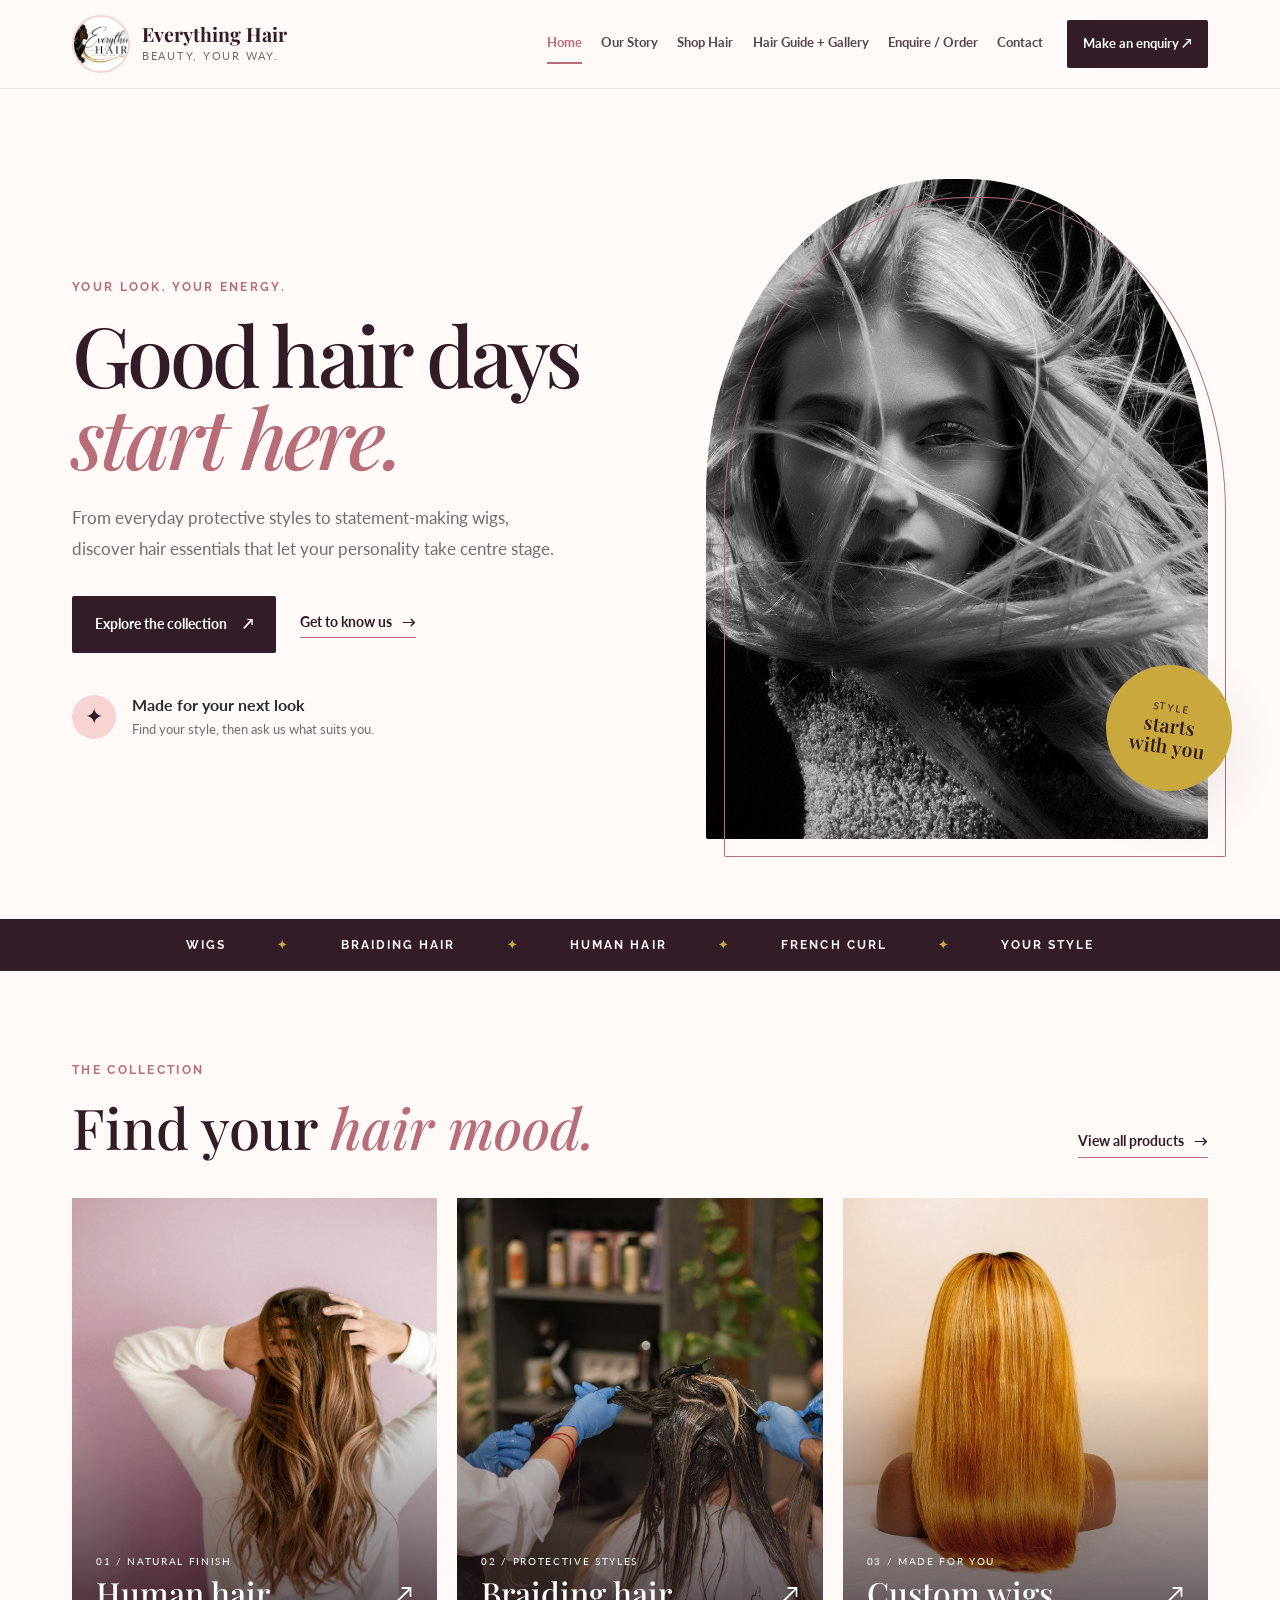
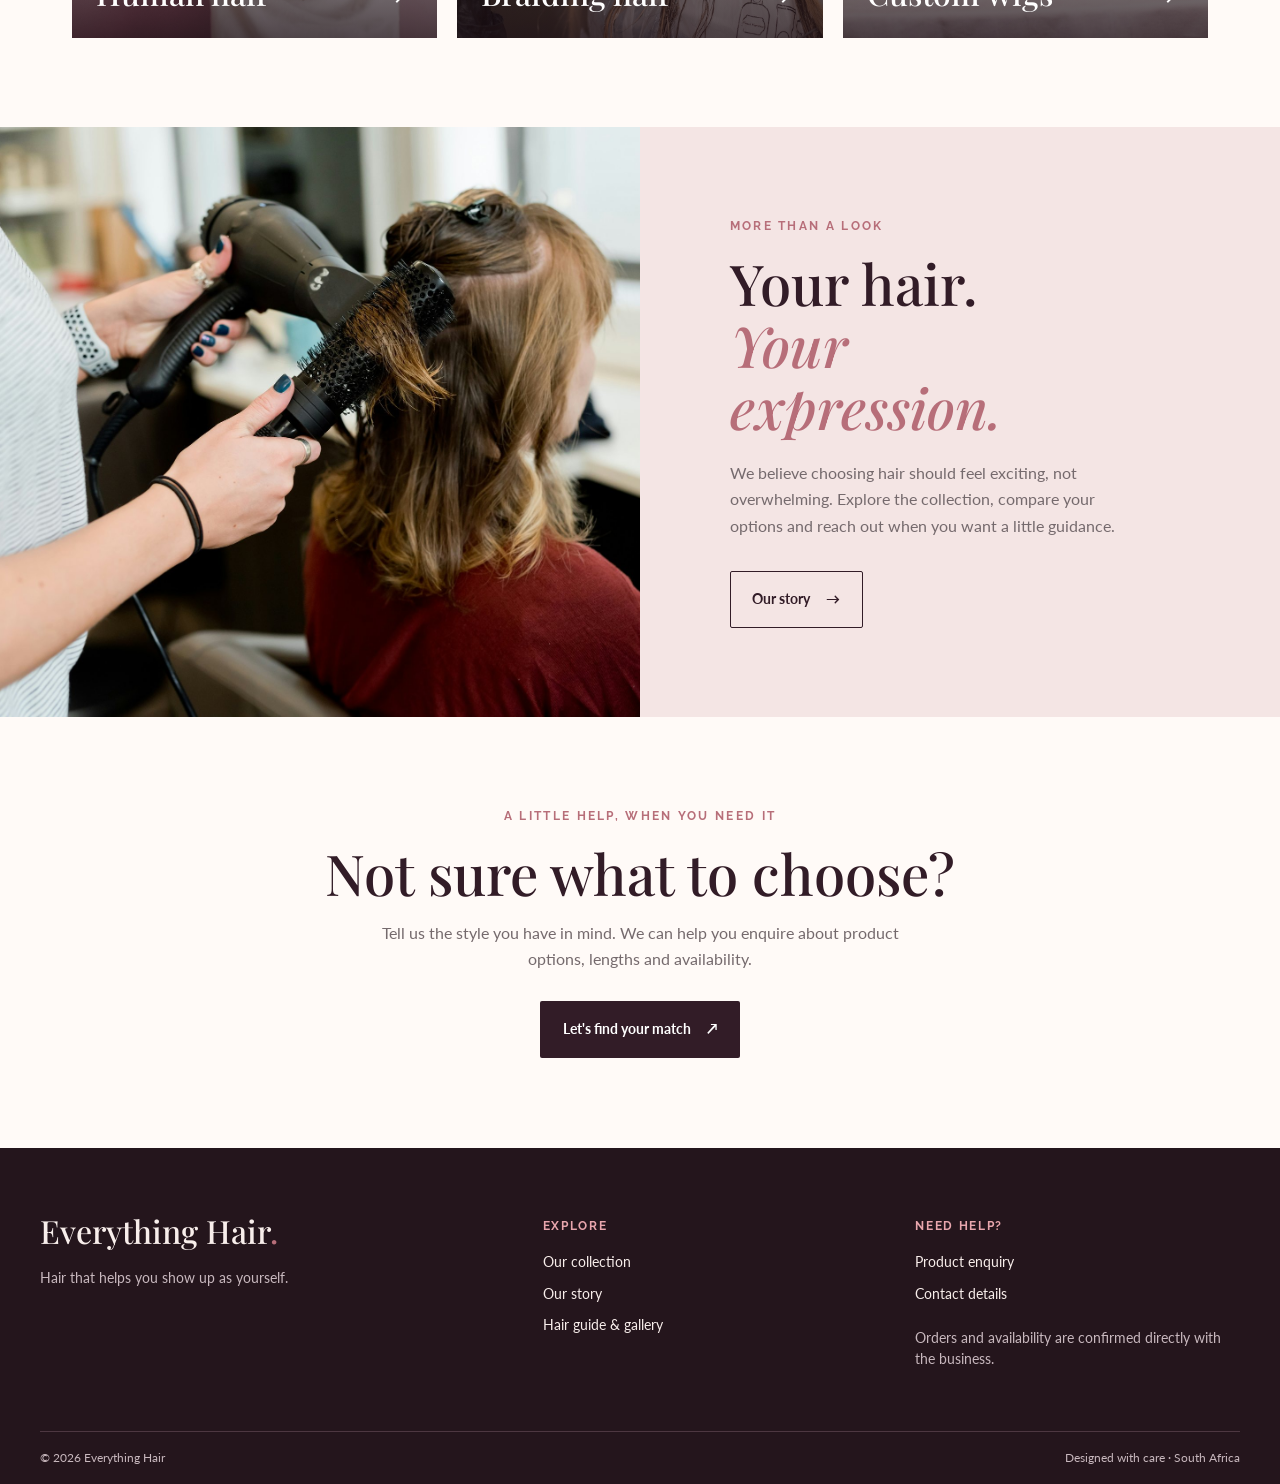
<file: index.html>
<!doctype html>
<html lang="en-ZA">
<head>
  <meta charset="utf-8">
  <meta name="viewport" content="width=device-width, initial-scale=1">
  <meta name="theme-color" content="#321c27">
  <meta name="description" content="Discover human hair, braiding extensions, French curl styles and custom wigs from Everything Hair. Explore products and enquire about availability.">
  <meta name="keywords" content="hair extensions, wigs, braiding hair, Everything Hair, South Africa">
  <meta name="author" content="Everything Hair">
  <meta property="og:type" content="website">
  <meta property="og:site_name" content="Everything Hair">
  <meta property="og:title" content="Everything Hair | Hair extensions, wigs & braiding hair">
  <meta property="og:description" content="Discover human hair, braiding extensions, French curl styles and custom wigs from Everything Hair. Explore products and enquire about availability.">
  <title>Everything Hair | Hair extensions, wigs & braiding hair</title>
  <link rel="preconnect" href="https://fonts.googleapis.com">
  <link rel="preconnect" href="https://fonts.gstatic.com" crossorigin>
  <link href="https://fonts.googleapis.com/css2?family=Lato:wght@400;500;600;700&family=Playfair+Display:wght@500;600;700&family=Raleway:wght@400;500;600;700&display=swap" rel="stylesheet">
  <link rel="stylesheet" href="css_assets/site.css">
  <script src="js_assets/main.js" defer></script>
</head>
<body>
<a class="skip-link" href="#main">Skip to content</a>
<header class="site-header">
  <div class="header-inner">
    <a class="brand" href="index.html" aria-label="Everything Hair home">
      <img src="_images/page/Everything-hair-logo2.jpeg" alt="Everything Hair" width="72" height="72">
      <span><strong>Everything Hair</strong><small>Beauty, your way.</small></span>
    </a>
    <button class="nav-toggle" type="button" aria-expanded="false" aria-controls="primary-nav"><span class="sr-only">Toggle navigation</span><span aria-hidden="true">☰</span></button>
    <nav id="primary-nav" class="primary-nav" aria-label="Main navigation"><ul><li><a href="index.html" aria-current="page">Home</a></li>
<li><a href="about.html">Our Story</a></li>
<li><a href="products.html">Shop Hair</a></li>
<li><a href="faq.html">Hair Guide + Gallery</a></li>
<li><a href="enquiry.html">Enquire / Order</a></li>
<li><a href="contact.html">Contact</a></li></ul></nav>
    <a class="header-cta" href="enquiry.html">Make an enquiry <span aria-hidden="true">↗</span></a>
  </div>
</header>
<main id="main">

<section class="hero">
  <div class="hero-copy">
    <p class="eyebrow">YOUR LOOK. YOUR ENERGY.</p>
    <h1>Good hair days<br><em>start here.</em></h1>
    <p class="hero-lede">From everyday protective styles to statement-making wigs, discover hair essentials that let your personality take centre stage.</p>
    <div class="button-row"><a class="button button-dark" href="products.html">Explore the collection <span aria-hidden="true">↗</span></a><a class="text-link" href="about.html">Get to know us <span aria-hidden="true">→</span></a></div>
    <div class="hero-proof"><span class="proof-mark">✦</span><p><strong>Made for your next look</strong><br><small>Find your style, then ask us what suits you.</small></p></div>
  </div>
  <div class="hero-visual">
    <img src="_images/page/everything-hair-hero.jpg" alt="Hair styling inspiration from Everything Hair" fetchpriority="high">
    <div class="hero-sticker"><span>STYLE</span><strong>starts<br>with you</strong></div>
  </div>
</section>
<section class="ticker" aria-label="Product categories"><span>WIGS</span><i>✦</i><span>BRAIDING HAIR</span><i>✦</i><span>HUMAN HAIR</span><i>✦</i><span>FRENCH CURL</span><i>✦</i><span>YOUR STYLE</span></section>
<section class="section section-pad">
  <div class="section-heading"><div><p class="eyebrow">THE COLLECTION</p><h2>Find your <em>hair mood.</em></h2></div><a class="text-link" href="products.html">View all products <span aria-hidden="true">→</span></a></div>
  <div class="category-grid">
    <a class="category-card category-one" href="products.html#human-hair"><img src="_images/page/human-hair.jpg" alt="Human hair bundles" loading="lazy"><span class="category-label"><small>01 / NATURAL FINISH</small><strong>Human hair</strong><b aria-hidden="true">↗</b></span></a>
    <a class="category-card category-two" href="products.html#braiding-hair"><img src="_images/page/braiding-hair.jpg" alt="Braiding hair extensions" loading="lazy"><span class="category-label"><small>02 / PROTECTIVE STYLES</small><strong>Braiding hair</strong><b aria-hidden="true">↗</b></span></a>
    <a class="category-card category-three" href="products.html#custom-wigs"><img src="_images/page/custom-wigs.jpg" alt="Custom wig styling" loading="lazy"><span class="category-label"><small>03 / MADE FOR YOU</small><strong>Custom wigs</strong><b aria-hidden="true">↗</b></span></a>
  </div>
</section>
<section class="split-feature">
  <div class="split-image"><img src="_images/page/everything-hair-story.jpg" alt="Hair and beauty inspiration" loading="lazy"></div>
  <div class="split-copy"><p class="eyebrow">MORE THAN A LOOK</p><h2>Your hair.<br><em>Your expression.</em></h2><p>We believe choosing hair should feel exciting, not overwhelming. Explore the collection, compare your options and reach out when you want a little guidance.</p><a class="button button-outline" href="about.html">Our story <span aria-hidden="true">→</span></a></div>
</section>
<section class="section section-pad">
  <div class="center-heading"><p class="eyebrow">A LITTLE HELP, WHEN YOU NEED IT</p><h2>Not sure what to choose?</h2><p>Tell us the style you have in mind. We can help you enquire about product options, lengths and availability.</p><a class="button button-dark" href="enquiry.html">Let's find your match <span aria-hidden="true">↗</span></a></div>
</section>

</main>
<footer class="site-footer">
  <div class="footer-main">
    <div><a class="footer-brand" href="index.html">Everything Hair<span>.</span></a><p>Hair that helps you show up as yourself.</p></div>
    <div><h2>Explore</h2><a href="products.html">Our collection</a><a href="about.html">Our story</a><a href="faq.html">Hair guide & gallery</a></div>
    <div><h2>Need help?</h2><a href="enquiry.html">Product enquiry</a><a href="contact.html">Contact details</a><p class="small-note">Orders and availability are confirmed directly with the business.</p></div>
  </div>
  <div class="footer-bottom"><span>© <span data-year>2026</span> Everything Hair</span><span>Designed with care · South Africa</span></div>
</footer>
</body>
</html>
</file>
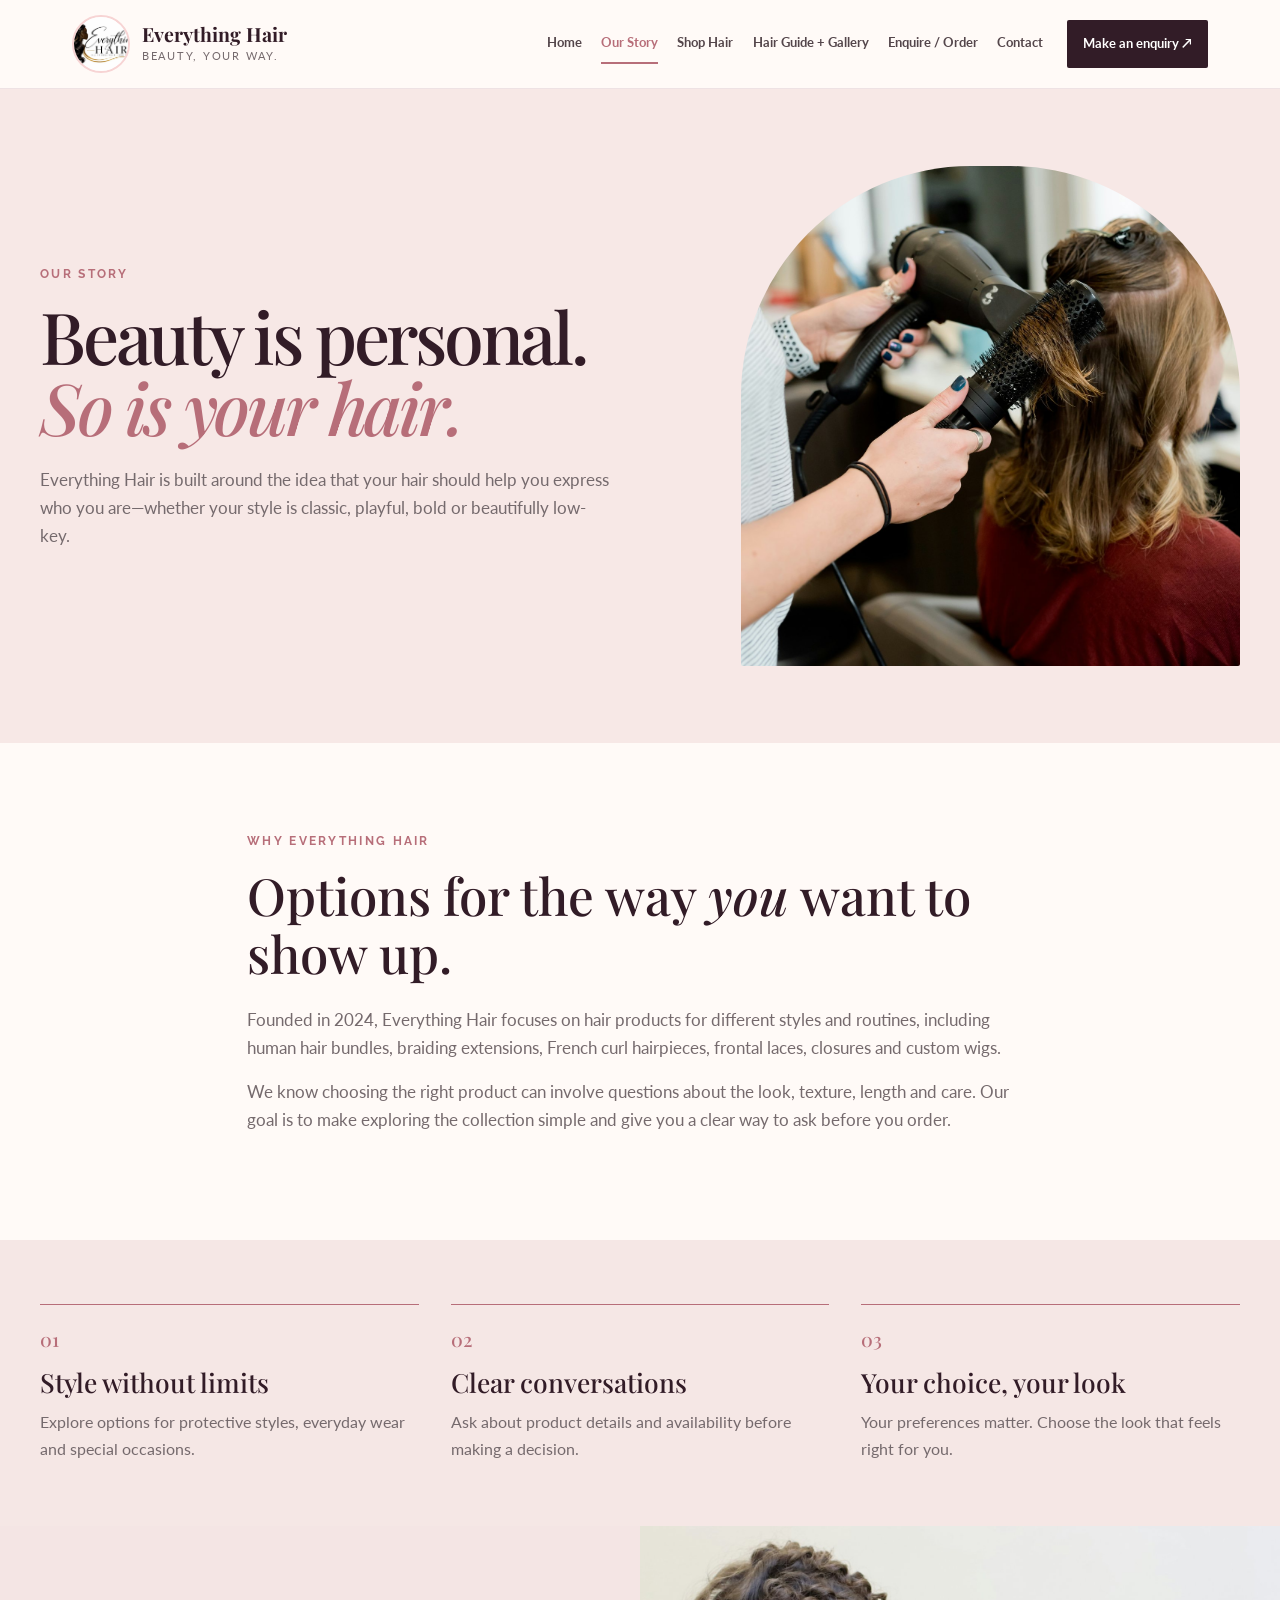
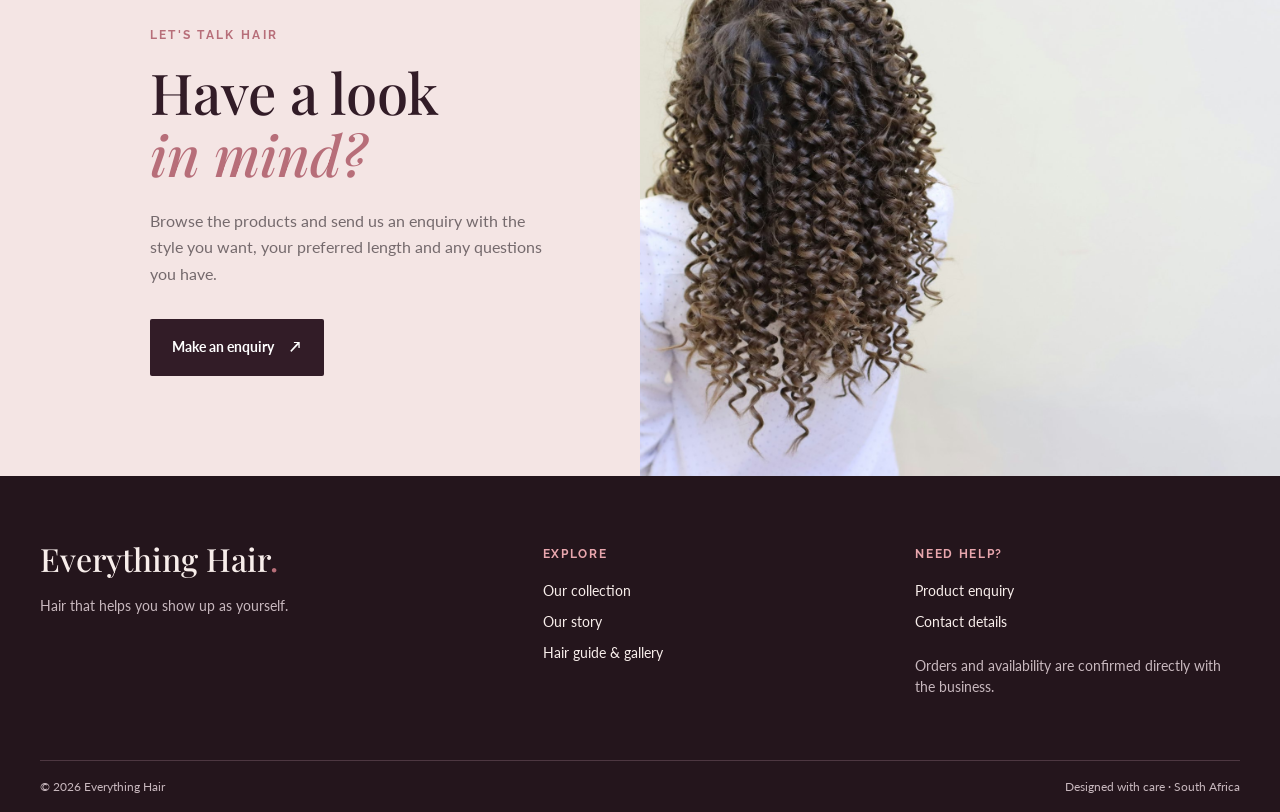
<file: about.html>
<!doctype html>
<html lang="en-ZA">
<head>
  <meta charset="utf-8">
  <meta name="viewport" content="width=device-width, initial-scale=1">
  <meta name="theme-color" content="#321c27">
  <meta name="description" content="Learn about Everything Hair, a South African hair retailer offering human hair, braiding extensions, French curl hairpieces, closures and custom wigs.">
  <meta name="keywords" content="hair extensions, wigs, braiding hair, Everything Hair, South Africa">
  <meta name="author" content="Everything Hair">
  <meta property="og:type" content="website">
  <meta property="og:site_name" content="Everything Hair">
  <meta property="og:title" content="Our Story | Everything Hair">
  <meta property="og:description" content="Learn about Everything Hair, a South African hair retailer offering human hair, braiding extensions, French curl hairpieces, closures and custom wigs.">
  <title>Our Story | Everything Hair</title>
  <link rel="preconnect" href="https://fonts.googleapis.com">
  <link rel="preconnect" href="https://fonts.gstatic.com" crossorigin>
  <link href="https://fonts.googleapis.com/css2?family=Lato:wght@400;500;600;700&family=Playfair+Display:wght@500;600;700&family=Raleway:wght@400;500;600;700&display=swap" rel="stylesheet">
  <link rel="stylesheet" href="css_assets/site.css">
  <script src="js_assets/main.js" defer></script>
</head>
<body>
<a class="skip-link" href="#main">Skip to content</a>
<header class="site-header">
  <div class="header-inner">
    <a class="brand" href="index.html" aria-label="Everything Hair home">
      <img src="_images/page/Everything-hair-logo2.jpeg" alt="Everything Hair" width="72" height="72">
      <span><strong>Everything Hair</strong><small>Beauty, your way.</small></span>
    </a>
    <button class="nav-toggle" type="button" aria-expanded="false" aria-controls="primary-nav"><span class="sr-only">Toggle navigation</span><span aria-hidden="true">☰</span></button>
    <nav id="primary-nav" class="primary-nav" aria-label="Main navigation"><ul><li><a href="index.html">Home</a></li>
<li><a href="about.html" aria-current="page">Our Story</a></li>
<li><a href="products.html">Shop Hair</a></li>
<li><a href="faq.html">Hair Guide + Gallery</a></li>
<li><a href="enquiry.html">Enquire / Order</a></li>
<li><a href="contact.html">Contact</a></li></ul></nav>
    <a class="header-cta" href="enquiry.html">Make an enquiry <span aria-hidden="true">↗</span></a>
  </div>
</header>
<main id="main">

<section class="page-hero page-hero-blush"><div><p class="eyebrow">OUR STORY</p><h1>Beauty is personal.<br><em>So is your hair.</em></h1><p>Everything Hair is built around the idea that your hair should help you express who you are—whether your style is classic, playful, bold or beautifully low-key.</p></div><div class="page-hero-image"><img src="_images/page/everything-hair-story.jpg" alt="Hair and beauty inspiration" fetchpriority="high"></div></section>
<section class="section section-pad narrow-copy"><p class="eyebrow">WHY EVERYTHING HAIR</p><h2>Options for the way <em>you</em> want to show up.</h2><p>Founded in 2024, Everything Hair focuses on hair products for different styles and routines, including human hair bundles, braiding extensions, French curl hairpieces, frontal laces, closures and custom wigs.</p><p>We know choosing the right product can involve questions about the look, texture, length and care. Our goal is to make exploring the collection simple and give you a clear way to ask before you order.</p></section>
<section class="values-band"><article><span>01</span><h2>Style without limits</h2><p>Explore options for protective styles, everyday wear and special occasions.</p></article><article><span>02</span><h2>Clear conversations</h2><p>Ask about product details and availability before making a decision.</p></article><article><span>03</span><h2>Your choice, your look</h2><p>Your preferences matter. Choose the look that feels right for you.</p></article></section>
<section class="split-feature split-reverse"><div class="split-image"><img src="_images/page/french-curl.jpg" alt="French curl hairpiece styling" loading="lazy"></div><div class="split-copy"><p class="eyebrow">LET'S TALK HAIR</p><h2>Have a look<br><em>in mind?</em></h2><p>Browse the products and send us an enquiry with the style you want, your preferred length and any questions you have.</p><a class="button button-dark" href="enquiry.html">Make an enquiry <span aria-hidden="true">↗</span></a></div></section>

</main>
<footer class="site-footer">
  <div class="footer-main">
    <div><a class="footer-brand" href="index.html">Everything Hair<span>.</span></a><p>Hair that helps you show up as yourself.</p></div>
    <div><h2>Explore</h2><a href="products.html">Our collection</a><a href="about.html">Our story</a><a href="faq.html">Hair guide & gallery</a></div>
    <div><h2>Need help?</h2><a href="enquiry.html">Product enquiry</a><a href="contact.html">Contact details</a><p class="small-note">Orders and availability are confirmed directly with the business.</p></div>
  </div>
  <div class="footer-bottom"><span>© <span data-year>2026</span> Everything Hair</span><span>Designed with care · South Africa</span></div>
</footer>
</body>
</html>
</file>
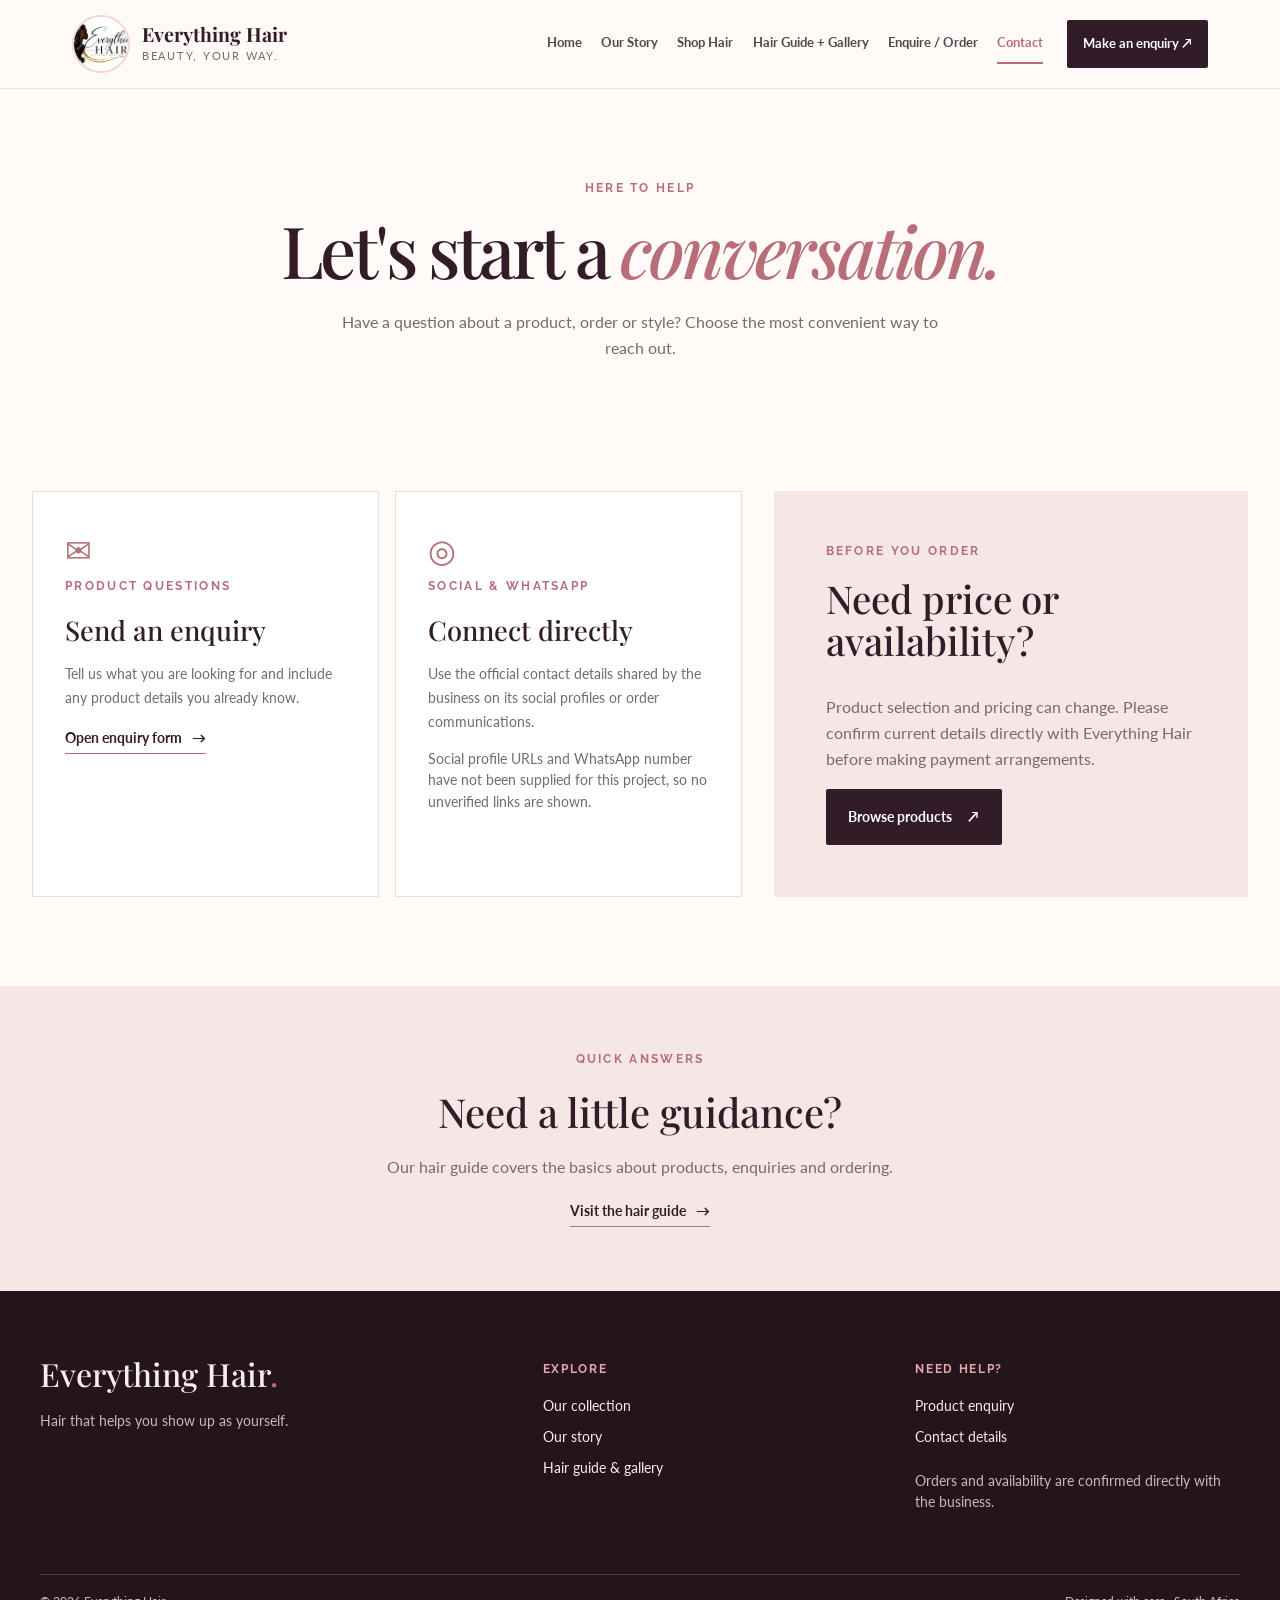
<file: contact.html>
<!doctype html>
<html lang="en-ZA">
<head>
  <meta charset="utf-8">
  <meta name="viewport" content="width=device-width, initial-scale=1">
  <meta name="theme-color" content="#321c27">
  <meta name="description" content="Contact Everything Hair about hair products and orders. Browse products or submit an enquiry for current pricing and availability.">
  <meta name="keywords" content="hair extensions, wigs, braiding hair, Everything Hair, South Africa">
  <meta name="author" content="Everything Hair">
  <meta property="og:type" content="website">
  <meta property="og:site_name" content="Everything Hair">
  <meta property="og:title" content="Contact Everything Hair | Product Questions & Support">
  <meta property="og:description" content="Contact Everything Hair about hair products and orders. Browse products or submit an enquiry for current pricing and availability.">
  <title>Contact Everything Hair | Product Questions & Support</title>
  <link rel="preconnect" href="https://fonts.googleapis.com">
  <link rel="preconnect" href="https://fonts.gstatic.com" crossorigin>
  <link href="https://fonts.googleapis.com/css2?family=Lato:wght@400;500;600;700&family=Playfair+Display:wght@500;600;700&family=Raleway:wght@400;500;600;700&display=swap" rel="stylesheet">
  <link rel="stylesheet" href="css_assets/site.css">
  <script src="js_assets/main.js" defer></script>
</head>
<body>
<a class="skip-link" href="#main">Skip to content</a>
<header class="site-header">
  <div class="header-inner">
    <a class="brand" href="index.html" aria-label="Everything Hair home">
      <img src="_images/page/Everything-hair-logo2.jpeg" alt="Everything Hair" width="72" height="72">
      <span><strong>Everything Hair</strong><small>Beauty, your way.</small></span>
    </a>
    <button class="nav-toggle" type="button" aria-expanded="false" aria-controls="primary-nav"><span class="sr-only">Toggle navigation</span><span aria-hidden="true">☰</span></button>
    <nav id="primary-nav" class="primary-nav" aria-label="Main navigation"><ul><li><a href="index.html">Home</a></li>
<li><a href="about.html">Our Story</a></li>
<li><a href="products.html">Shop Hair</a></li>
<li><a href="faq.html">Hair Guide + Gallery</a></li>
<li><a href="enquiry.html">Enquire / Order</a></li>
<li><a href="contact.html" aria-current="page">Contact</a></li></ul></nav>
    <a class="header-cta" href="enquiry.html">Make an enquiry <span aria-hidden="true">↗</span></a>
  </div>
</header>
<main id="main">

<section class="page-intro"><p class="eyebrow">HERE TO HELP</p><h1>Let's start a <em>conversation.</em></h1><p>Have a question about a product, order or style? Choose the most convenient way to reach out.</p></section>
<section class="contact-layout section-pad">
  <div class="contact-cards">
    <article class="contact-card"><span class="contact-icon">✉</span><p class="eyebrow">PRODUCT QUESTIONS</p><h2>Send an enquiry</h2><p>Tell us what you are looking for and include any product details you already know.</p><a class="text-link" href="enquiry.html">Open enquiry form <span aria-hidden="true">→</span></a></article>
    <article class="contact-card"><span class="contact-icon">◎</span><p class="eyebrow">SOCIAL & WHATSAPP</p><h2>Connect directly</h2><p>Use the official contact details shared by the business on its social profiles or order communications.</p><p class="small-note">Social profile URLs and WhatsApp number have not been supplied for this project, so no unverified links are shown.</p></article>
  </div>
  <div class="contact-note"><p class="eyebrow">BEFORE YOU ORDER</p><h2>Need price or availability?</h2><p>Product selection and pricing can change. Please confirm current details directly with Everything Hair before making payment arrangements.</p><a class="button button-dark" href="products.html">Browse products <span aria-hidden="true">↗</span></a></div>
</section>
<section class="faq-contact-strip"><p class="eyebrow">QUICK ANSWERS</p><h2>Need a little guidance?</h2><p>Our hair guide covers the basics about products, enquiries and ordering.</p><a class="text-link" href="faq.html">Visit the hair guide <span aria-hidden="true">→</span></a></section>

</main>
<footer class="site-footer">
  <div class="footer-main">
    <div><a class="footer-brand" href="index.html">Everything Hair<span>.</span></a><p>Hair that helps you show up as yourself.</p></div>
    <div><h2>Explore</h2><a href="products.html">Our collection</a><a href="about.html">Our story</a><a href="faq.html">Hair guide & gallery</a></div>
    <div><h2>Need help?</h2><a href="enquiry.html">Product enquiry</a><a href="contact.html">Contact details</a><p class="small-note">Orders and availability are confirmed directly with the business.</p></div>
  </div>
  <div class="footer-bottom"><span>© <span data-year>2026</span> Everything Hair</span><span>Designed with care · South Africa</span></div>
</footer>
</body>
</html>
</file>
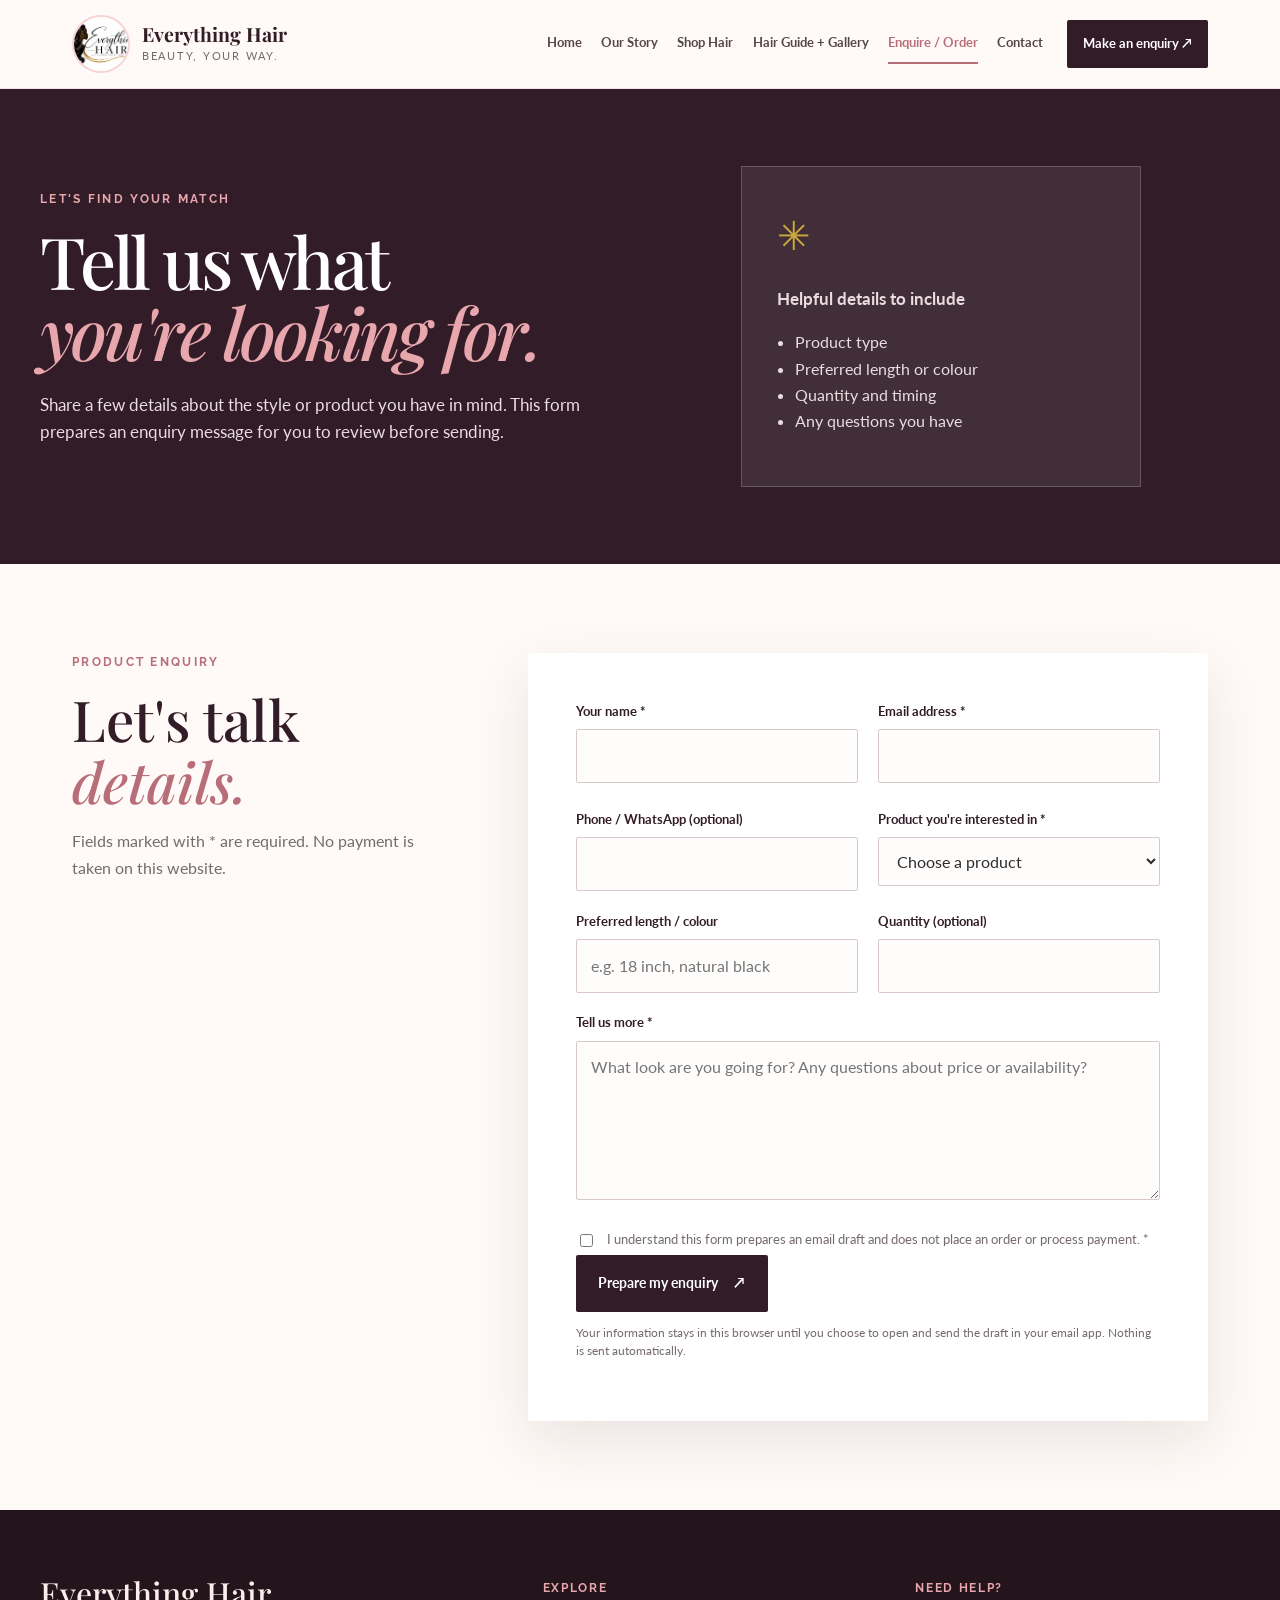
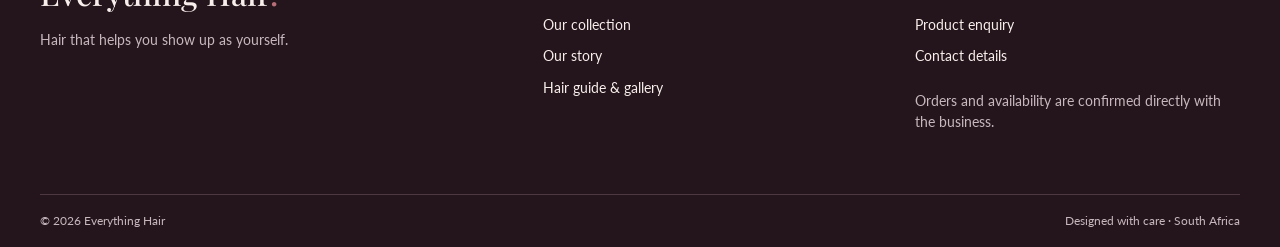
<file: enquiry.html>
<!doctype html>
<html lang="en-ZA">
<head>
  <meta charset="utf-8">
  <meta name="viewport" content="width=device-width, initial-scale=1">
  <meta name="theme-color" content="#321c27">
  <meta name="description" content="Ask Everything Hair about product options, lengths, pricing and availability using the product enquiry form.">
  <meta name="keywords" content="hair extensions, wigs, braiding hair, Everything Hair, South Africa">
  <meta name="author" content="Everything Hair">
  <meta property="og:type" content="website">
  <meta property="og:site_name" content="Everything Hair">
  <meta property="og:title" content="Product Enquiry | Everything Hair">
  <meta property="og:description" content="Ask Everything Hair about product options, lengths, pricing and availability using the product enquiry form.">
  <title>Product Enquiry | Everything Hair</title>
  <link rel="preconnect" href="https://fonts.googleapis.com">
  <link rel="preconnect" href="https://fonts.gstatic.com" crossorigin>
  <link href="https://fonts.googleapis.com/css2?family=Lato:wght@400;500;600;700&family=Playfair+Display:wght@500;600;700&family=Raleway:wght@400;500;600;700&display=swap" rel="stylesheet">
  <link rel="stylesheet" href="css_assets/site.css">
  <script src="js_assets/main.js" defer></script>
</head>
<body>
<a class="skip-link" href="#main">Skip to content</a>
<header class="site-header">
  <div class="header-inner">
    <a class="brand" href="index.html" aria-label="Everything Hair home">
      <img src="_images/page/Everything-hair-logo2.jpeg" alt="Everything Hair" width="72" height="72">
      <span><strong>Everything Hair</strong><small>Beauty, your way.</small></span>
    </a>
    <button class="nav-toggle" type="button" aria-expanded="false" aria-controls="primary-nav"><span class="sr-only">Toggle navigation</span><span aria-hidden="true">☰</span></button>
    <nav id="primary-nav" class="primary-nav" aria-label="Main navigation"><ul><li><a href="index.html">Home</a></li>
<li><a href="about.html">Our Story</a></li>
<li><a href="products.html">Shop Hair</a></li>
<li><a href="faq.html">Hair Guide + Gallery</a></li>
<li><a href="enquiry.html" aria-current="page">Enquire / Order</a></li>
<li><a href="contact.html">Contact</a></li></ul></nav>
    <a class="header-cta" href="enquiry.html">Make an enquiry <span aria-hidden="true">↗</span></a>
  </div>
</header>
<main id="main">

<section class="page-hero page-hero-dark"><div><p class="eyebrow">LET'S FIND YOUR MATCH</p><h1>Tell us what<br><em>you're looking for.</em></h1><p>Share a few details about the style or product you have in mind. This form prepares an enquiry message for you to review before sending.</p></div><div class="enquiry-aside"><span class="aside-star">✳</span><p>Helpful details to include</p><ul><li>Product type</li><li>Preferred length or colour</li><li>Quantity and timing</li><li>Any questions you have</li></ul></div></section>
<section class="form-section section-pad"><div class="form-intro"><p class="eyebrow">PRODUCT ENQUIRY</p><h2>Let's talk <em>details.</em></h2><p>Fields marked with * are required. No payment is taken on this website.</p></div>
<form id="enquiry-form" class="contact-form" novalidate>
  <div class="form-grid">
    <div class="form-field"><label for="enq-name">Your name *</label><input id="enq-name" name="name" autocomplete="name" required minlength="2"><small class="field-error" id="enq-name-error"></small></div>
    <div class="form-field"><label for="enq-email">Email address *</label><input id="enq-email" name="email" type="email" autocomplete="email" required><small class="field-error" id="enq-email-error"></small></div>
    <div class="form-field"><label for="enq-phone">Phone / WhatsApp (optional)</label><input id="enq-phone" name="phone" type="tel" autocomplete="tel"></div>
    <div class="form-field"><label for="enq-product">Product you're interested in *</label><select id="enq-product" name="product" required><option value="">Choose a product</option><option>Human hair bundles</option><option>Braiding extensions</option><option>Custom wigs</option><option>French curl hair</option><option>Frontal lace and closures</option><option>Other / not sure yet</option></select><small class="field-error" id="enq-product-error"></small></div>
    <div class="form-field"><label for="enq-length">Preferred length / colour</label><input id="enq-length" name="preferences" placeholder="e.g. 18 inch, natural black"></div>
    <div class="form-field"><label for="enq-quantity">Quantity (optional)</label><input id="enq-quantity" name="quantity" inputmode="numeric" type="number" min="1" max="100"></div>
    <div class="form-field form-field-full"><label for="enq-message">Tell us more *</label><textarea id="enq-message" name="message" rows="5" required minlength="10" placeholder="What look are you going for? Any questions about price or availability?"></textarea><small class="field-error" id="enq-message-error"></small></div>
  </div>
  <label class="checkbox-field"><input type="checkbox" id="enq-consent" required><span>I understand this form prepares an email draft and does not place an order or process payment. *</span></label>
  <small class="field-error" id="enq-consent-error"></small>
  <button class="button button-dark" type="submit">Prepare my enquiry <span aria-hidden="true">↗</span></button>
  <p class="form-note">Your information stays in this browser until you choose to open and send the draft in your email app. Nothing is sent automatically.</p>
  <div class="form-status" id="enquiry-status" role="status" aria-live="polite" hidden></div>
</form></section>

</main>
<footer class="site-footer">
  <div class="footer-main">
    <div><a class="footer-brand" href="index.html">Everything Hair<span>.</span></a><p>Hair that helps you show up as yourself.</p></div>
    <div><h2>Explore</h2><a href="products.html">Our collection</a><a href="about.html">Our story</a><a href="faq.html">Hair guide & gallery</a></div>
    <div><h2>Need help?</h2><a href="enquiry.html">Product enquiry</a><a href="contact.html">Contact details</a><p class="small-note">Orders and availability are confirmed directly with the business.</p></div>
  </div>
  <div class="footer-bottom"><span>© <span data-year>2026</span> Everything Hair</span><span>Designed with care · South Africa</span></div>
</footer>
</body>
</html>
</file>
<file: css_assets/site.css>
/* Everything Hair — shared responsive design system */
:root{--plum:#321c27;--plum-2:#4c2a39;--rose:#b76e79;--blush:#f7d4d4;--cream:#fffaf7;--paper:#fff;--gold:#c9a83e;--ink:#2c2c2c;--muted:#756a6d;--line:#eadde0;--serif:"Playfair Display",Georgia,serif;--sans:"Lato",Arial,sans-serif;--display:"Raleway",Arial,sans-serif;--container:1200px;--shadow:0 20px 55px rgba(50,28,39,.1)}
*{box-sizing:border-box}html{scroll-behavior:smooth;scroll-padding-top:100px}body{margin:0;background:var(--cream);color:var(--ink);font-family:var(--sans);font-size:16px;line-height:1.65}img{display:block;max-width:100%;height:auto}a{color:inherit;text-decoration:none}button,input,select,textarea{font:inherit}button,a,input,select,textarea{-webkit-tap-highlight-color:transparent}a:focus-visible,button:focus-visible,input:focus-visible,select:focus-visible,textarea:focus-visible{outline:3px solid var(--gold);outline-offset:4px}::selection{background:var(--blush);color:var(--plum)}.sr-only{position:absolute;width:1px;height:1px;padding:0;margin:-1px;overflow:hidden;clip:rect(0,0,0,0);white-space:nowrap;border:0}.skip-link{position:absolute;top:-100px;left:1rem;background:var(--plum);color:white;padding:.7rem 1rem;z-index:1000}.skip-link:focus{top:1rem}.site-header{position:sticky;top:0;z-index:100;background:rgba(255,250,247,.96);backdrop-filter:blur(16px);border-bottom:1px solid rgba(234,221,224,.8)}.header-inner{max-width:var(--container);margin:auto;padding:.6rem 2rem;min-height:88px;display:flex;align-items:center;gap:1.5rem}.brand{display:flex;align-items:center;gap:.75rem;min-width:230px}.brand img{width:58px;height:58px;object-fit:cover;border-radius:50%;border:2px solid var(--blush)}.brand strong,.brand small{display:block}.brand strong{font-family:var(--serif);font-size:1.22rem;line-height:1.2;color:var(--plum)}.brand small{font-size:.68rem;letter-spacing:.16em;text-transform:uppercase;color:var(--muted)}.primary-nav{margin-left:auto}.primary-nav ul{display:flex;align-items:center;gap:clamp(.7rem,1.5vw,1.4rem);list-style:none;margin:0;padding:0}.primary-nav a{display:block;font-size:.82rem;font-weight:700;color:#54464b;padding:.5rem 0;white-space:nowrap;border-bottom:2px solid transparent}.primary-nav a:hover,.primary-nav a[aria-current=page]{color:var(--rose);border-color:var(--rose)}.header-cta{white-space:nowrap;font-size:.8rem;font-weight:700;background:var(--plum);color:white;padding:.85rem 1rem;border-radius:2px;transition:background .2s,transform .2s}.header-cta:hover,.button-dark:hover{background:var(--rose);transform:translateY(-2px)}.nav-toggle{display:none;background:none;border:1px solid var(--line);color:var(--plum);padding:.45rem .7rem;font-size:1.3rem;border-radius:3px}.hero{max-width:var(--container);margin:auto;padding:clamp(3rem,7vw,6.7rem) 2rem 5rem;display:grid;grid-template-columns:1fr .9fr;gap:clamp(2rem,6vw,6rem);align-items:center}.hero-copy{padding:1rem 0}.eyebrow{font-family:var(--display);font-size:.72rem;letter-spacing:.2em;font-weight:700;color:var(--rose);margin:0 0 1rem;text-transform:uppercase}.hero h1,.page-hero h1,.page-intro h1{font-family:var(--serif);font-weight:500;font-size:clamp(3.2rem,6.5vw,6.5rem);line-height:.99;letter-spacing:-.045em;color:var(--plum);margin:0 0 1.5rem}.hero h1 em,.page-hero h1 em,.page-intro h1 em,.section-heading h2 em,.split-copy h2 em,.center-heading h2 em,.form-intro h2 em{color:var(--rose);font-weight:500}.hero-lede{max-width:490px;color:var(--muted);font-size:1.08rem;line-height:1.8}.button-row{display:flex;align-items:center;gap:1.5rem;flex-wrap:wrap;margin:2rem 0}.button{display:inline-flex;align-items:center;justify-content:center;gap:1rem;padding:1rem 1.35rem;border:1px solid transparent;font-weight:700;font-size:.86rem;cursor:pointer;transition:all .2s;border-radius:2px}.button-dark{background:var(--plum);color:white}.button-outline{border-color:var(--plum);color:var(--plum);background:transparent}.button-outline:hover{background:var(--plum);color:white}.button-light{background:var(--cream);color:var(--plum)}.button-light:hover{background:var(--blush)}.text-link{display:inline-flex;gap:.6rem;align-items:center;font-weight:700;color:var(--plum);font-size:.87rem;border-bottom:1px solid var(--rose);padding-bottom:.2rem}.text-link:hover{color:var(--rose)}.hero-proof{display:flex;gap:1rem;align-items:center;margin-top:2.6rem}.proof-mark{display:grid;place-items:center;width:44px;height:44px;border-radius:50%;background:var(--blush);color:var(--plum);font-size:1.35rem}.hero-proof p{margin:0;line-height:1.4}.hero-proof small{color:var(--muted)}.hero-visual{position:relative;min-height:500px}.hero-visual>img{width:100%;height:clamp(450px,54vw,660px);object-fit:cover;object-position:center;border-radius:48% 48% 2px 2px}.hero-visual:before{content:"";position:absolute;inset:18px -18px -18px 18px;border:1px solid var(--rose);border-radius:48% 48% 2px 2px;pointer-events:none}.hero-sticker{position:absolute;right:-24px;bottom:3rem;width:126px;height:126px;border-radius:50%;background:var(--gold);color:var(--plum);display:flex;flex-direction:column;align-items:center;justify-content:center;transform:rotate(8deg);box-shadow:var(--shadow)}.hero-sticker span{font-size:.62rem;letter-spacing:.2em}.hero-sticker strong{text-align:center;font:600 1.2rem/1.1 var(--serif)}.ticker{background:var(--plum);color:#fff5f1;display:flex;justify-content:center;align-items:center;gap:clamp(1rem,4vw,3.5rem);padding:1.2rem 1rem;flex-wrap:wrap;font:700 .72rem var(--display);letter-spacing:.18em}.ticker i{color:var(--gold);font-style:normal}.section{max-width:var(--container);margin:auto}.section-pad{padding:clamp(3.5rem,7vw,6.5rem) 2rem}.section-heading{display:flex;align-items:end;justify-content:space-between;gap:2rem;margin-bottom:2.5rem}.section-heading h2,.split-copy h2,.center-heading h2,.form-intro h2,.contact-note h2{font:500 clamp(2.5rem,4.4vw,4.1rem)/1.1 var(--serif);color:var(--plum);margin:0}.category-grid{display:grid;grid-template-columns:repeat(3,1fr);gap:1.25rem}.category-card{position:relative;min-height:440px;overflow:hidden;background:#eadde0}.category-card:after{content:"";position:absolute;inset:40% 0 0;background:linear-gradient(transparent,rgba(27,13,19,.75))}.category-card img{width:100%;height:100%;min-height:440px;object-fit:cover;transition:transform .55s}.category-card:hover img{transform:scale(1.05)}.category-label{position:absolute;z-index:1;left:1.5rem;right:1.5rem;bottom:1.5rem;color:white;display:grid;grid-template-columns:1fr auto;align-items:end}.category-label small{grid-column:1/-1;font-size:.65rem;letter-spacing:.16em}.category-label strong{font:500 2rem var(--serif)}.category-label b{font-size:1.5rem;font-weight:400}.split-feature{display:grid;grid-template-columns:1fr 1fr;background:#f4e5e4;min-height:550px}.split-image{min-height:480px}.split-image img{width:100%;height:100%;object-fit:cover;max-height:720px}.split-copy{align-self:center;max-width:580px;padding:clamp(3rem,7vw,7rem)}.split-copy h2{margin-bottom:1.4rem}.split-copy p:not(.eyebrow){color:var(--muted);margin-bottom:2rem}.split-reverse .split-image{order:2}.split-reverse .split-copy{justify-self:end}.center-heading{max-width:680px;margin:auto;text-align:center}.center-heading>p:not(.eyebrow){color:var(--muted);margin:1rem auto 1.8rem;max-width:560px}.page-hero{display:grid;grid-template-columns:1fr .8fr;gap:clamp(2rem,6vw,6rem);align-items:center;padding:clamp(3rem,6vw,6rem) max(2rem,calc((100vw - var(--container))/2));}.page-hero>div:first-child{max-width:620px}.page-hero h1{font-size:clamp(3.1rem,5.6vw,5.7rem)}.page-hero p:not(.eyebrow){max-width:570px;color:var(--muted);font-size:1.05rem}.page-hero-image img{width:100%;height:500px;object-fit:cover;border-radius:46% 46% 2px 2px}.page-hero-blush{background:#f7e8e6}.page-hero-dark{background:var(--plum);color:white}.page-hero-dark h1{color:white}.page-hero-dark h1 em{color:#e8a6ad}.page-hero-dark p:not(.eyebrow){color:#eadde0}.page-hero-dark .eyebrow{color:#e8a6ad}.enquiry-aside{background:rgba(255,255,255,.08);border:1px solid rgba(255,255,255,.2);padding:2.2rem;max-width:400px}.aside-star{font-size:2.5rem;color:var(--gold)}.enquiry-aside p{font-weight:700}.enquiry-aside ul{padding-left:1.1rem;color:#eadde0}.narrow-copy{max-width:850px}.narrow-copy h2{font:500 clamp(2.4rem,4vw,3.8rem)/1.12 var(--serif);color:var(--plum);margin:.3rem 0 1.5rem}.narrow-copy p:not(.eyebrow){color:var(--muted);font-size:1.05rem}.values-band{display:grid;grid-template-columns:repeat(3,1fr);gap:2rem;background:#f5e7e5;padding:4rem max(2rem,calc((100vw - var(--container))/2))}.values-band article{border-top:1px solid var(--rose);padding-top:1.3rem}.values-band article>span{color:var(--rose);font:500 1.2rem var(--serif)}.values-band h2{font:500 1.65rem var(--serif);color:var(--plum);margin:.6rem 0}.values-band p{color:var(--muted);margin:0}.page-intro{text-align:center;max-width:850px;margin:auto;padding:clamp(4rem,7vw,7rem) 2rem 2.5rem}.page-intro h1{font-size:clamp(3.1rem,5.6vw,5.7rem)}.page-intro p:not(.eyebrow){max-width:620px;margin:0 auto;color:var(--muted)}.catalogue{padding-top:1.5rem}.catalogue-tools{display:flex;justify-content:space-between;gap:1rem;margin-bottom:1.3rem}.search-field{display:flex;align-items:center;gap:.7rem;flex:1;max-width:600px;border-bottom:1px solid #bba9ae;padding:.4rem .2rem}.search-field>span:not(.sr-only){font-size:1.7rem;color:var(--rose)}.search-field input{width:100%;border:0;background:transparent;padding:.65rem 0;outline:none}.select-field select{height:100%;min-height:45px;padding:.5rem 2rem .5rem .8rem;border:1px solid var(--line);background:white;color:var(--plum)}.filter-row{display:flex;flex-wrap:wrap;gap:.6rem;margin:1.7rem 0 1rem}.filter-button{border:1px solid var(--line);background:transparent;color:var(--plum);padding:.6rem 1rem;border-radius:30px;font-size:.8rem;cursor:pointer}.filter-button:hover,.filter-button.is-active{background:var(--plum);border-color:var(--plum);color:white}.result-count{font-size:.83rem;color:var(--muted);margin:1rem 0}.product-grid{display:grid;grid-template-columns:repeat(3,1fr);gap:2.4rem 1.4rem}.product-card{min-width:0}.product-image{display:block;position:relative;overflow:hidden;background:#f0e2e0;aspect-ratio:4/4.8}.product-image img{width:100%;height:100%;object-fit:cover;transition:transform .45s}.product-image:hover img{transform:scale(1.04)}.product-image>span{position:absolute;top:1rem;left:1rem;display:grid;place-items:center;width:34px;height:34px;background:var(--cream);color:var(--plum);font:500 .8rem var(--serif);border-radius:50%}.product-info{padding:1rem .2rem}.product-type{font:700 .65rem var(--display);letter-spacing:.16em;color:var(--rose);margin:0 0 .35rem}.product-info h2{font:500 1.55rem/1.2 var(--serif);color:var(--plum);margin:.2rem 0 .6rem}.product-info>p:not(.product-type){font-size:.9rem;color:var(--muted);margin:.2rem 0 1rem}.product-info .text-link{font-size:.8rem}.empty-state{text-align:center;padding:4rem 1rem}.cta-band{text-align:center;background:var(--plum);color:white;padding:4.5rem 1.5rem}.cta-band .eyebrow{color:#e8a6ad}.cta-band h2{font:500 clamp(2.3rem,4.5vw,4rem)/1.1 var(--serif);margin:.5rem 0 2rem}.lightbox{border:0;padding:2.5rem;background:#1e1117;color:white;max-width:min(92vw,900px);max-height:92vh;width:max-content;box-shadow:0 25px 80px rgba(0,0,0,.5)}.lightbox::backdrop{background:rgba(22,12,17,.82);backdrop-filter:blur(4px)}.lightbox img{max-width:min(82vw,800px);max-height:75vh;object-fit:contain}.lightbox-caption{margin:.8rem 0 0;color:#f7d4d4}.lightbox-close{position:absolute;right:.6rem;top:.25rem;border:0;background:transparent;color:white;font-size:2rem;cursor:pointer}.faq-gallery{display:grid;grid-template-columns:.9fr 1.1fr;gap:clamp(2.5rem,6vw,6rem);align-items:start}.faq-column h2,.gallery-column h2{font:500 clamp(2.1rem,3.3vw,3.2rem)/1.15 var(--serif);color:var(--plum);margin:.3rem 0 1.5rem}.faq-item{border-bottom:1px solid var(--line)}.faq-item h3{margin:0}.accordion-trigger{width:100%;border:0;background:transparent;color:var(--plum);padding:1.2rem 0;display:flex;justify-content:space-between;align-items:center;text-align:left;font-weight:700;cursor:pointer;gap:1rem}.accordion-trigger span{font-size:1.4rem;color:var(--rose);transition:transform .2s}.accordion-trigger[aria-expanded=true] span{transform:rotate(45deg)}.accordion-panel{padding:0 1rem 1rem 0;color:var(--muted)}.accordion-panel p{margin:0}.muted{color:var(--muted);font-size:.9rem}.inspiration-grid{display:grid;grid-template-columns:repeat(2,1fr);gap:1rem}.inspiration-grid a{position:relative;overflow:hidden;background:#f1e4e1;aspect-ratio:1/1.15}.inspiration-grid img{width:100%;height:100%;object-fit:cover;transition:transform .4s}.inspiration-grid a:hover img{transform:scale(1.05)}.inspiration-grid span{position:absolute;bottom:.7rem;left:.7rem;background:var(--cream);padding:.35rem .6rem;font-size:.7rem;font-weight:700;color:var(--plum)}.form-section{max-width:var(--container);margin:auto;display:grid;grid-template-columns:.7fr 1.3fr;gap:clamp(2rem,7vw,7rem);align-items:start}.form-intro{position:sticky;top:130px}.form-intro h2{margin-bottom:1rem}.form-intro p:not(.eyebrow){color:var(--muted)}.contact-form{background:white;padding:clamp(1.3rem,4vw,3rem);box-shadow:var(--shadow)}.form-grid{display:grid;grid-template-columns:1fr 1fr;gap:1.2rem}.form-field{display:flex;flex-direction:column;gap:.4rem}.form-field-full{grid-column:1/-1}.form-field label{font-size:.82rem;font-weight:700;color:var(--plum)}.form-field input,.form-field select,.form-field textarea{width:100%;border:1px solid #d9c9cd;background:#fffdfc;padding:.8rem .9rem;border-radius:2px;color:var(--ink)}.form-field textarea{resize:vertical;min-height:130px}.form-field input[aria-invalid=true],.form-field select[aria-invalid=true],.form-field textarea[aria-invalid=true]{border-color:#b3261e}.field-error{color:#a32424;font-size:.76rem;min-height:0}.checkbox-field{display:flex;gap:.7rem;align-items:flex-start;font-size:.82rem;color:var(--muted);margin:1.4rem 0 .3rem}.checkbox-field input{margin-top:.35rem;accent-color:var(--plum)}.form-note,.small-note{font-size:.76rem;color:var(--muted);line-height:1.5}.form-status{padding:1rem;margin-top:1.2rem;background:#f4e5e4;border-left:3px solid var(--rose);color:var(--plum);overflow-wrap:anywhere}.contact-layout{display:grid;grid-template-columns:1.2fr .8fr;gap:2rem;align-items:stretch}.contact-cards{display:grid;grid-template-columns:1fr 1fr;gap:1rem}.contact-card{background:white;padding:2rem;border:1px solid var(--line)}.contact-icon{font-size:2rem;color:var(--rose)}.contact-card h2{font:500 1.7rem var(--serif);color:var(--plum);margin:.2rem 0 .7rem}.contact-card p:not(.eyebrow){color:var(--muted);font-size:.9rem}.contact-note{background:#f5e7e5;padding:clamp(2rem,4vw,3.5rem);display:flex;flex-direction:column;align-items:flex-start;justify-content:center}.contact-note h2{font-size:clamp(2rem,3vw,3rem);margin-bottom:1rem}.contact-note p:not(.eyebrow){color:var(--muted)}.faq-contact-strip{text-align:center;padding:4rem 1.5rem;background:#f5e7e5}.faq-contact-strip h2{font:500 2.5rem var(--serif);color:var(--plum);margin:.4rem 0}.faq-contact-strip p:not(.eyebrow){color:var(--muted)}.site-footer{background:#24151c;color:#f8eeeb;padding:3.8rem max(2rem,calc((100vw - var(--container))/2)) 1rem}.footer-main{display:grid;grid-template-columns:1.4fr 1fr 1fr;gap:3rem;padding-bottom:3rem}.footer-brand{font:500 2rem var(--serif)}.footer-brand span{color:var(--rose)}.footer-main p{color:#c8b8be;font-size:.88rem}.footer-main h2{font:700 .75rem var(--display);letter-spacing:.14em;text-transform:uppercase;color:#e8a6ad}.footer-main>div:not(:first-child){display:flex;flex-direction:column;align-items:flex-start;gap:.5rem}.footer-main a:not(.footer-brand){font-size:.88rem;color:#f8eeeb}.footer-main a:hover{color:#e8a6ad}.footer-bottom{border-top:1px solid #4d3741;padding-top:1rem;display:flex;justify-content:space-between;gap:1rem;color:#c8b8be;font-size:.75rem}
@media(max-width:1100px){.header-inner{gap:1rem;padding-inline:1.25rem}.brand{min-width:auto}.brand strong{font-size:1.05rem}.brand img{width:50px;height:50px}.header-cta{display:none}.primary-nav ul{gap:1rem}.primary-nav a{font-size:.78rem}.hero{gap:3rem}.hero-visual{min-height:430px}.hero-visual>img{height:500px}.category-card,.category-card img{min-height:360px}.page-hero{padding-inline:2rem}.form-section{grid-template-columns:.6fr 1.4fr}}
@media(max-width:820px){.header-inner{min-height:76px;flex-wrap:wrap;justify-content:space-between}.nav-toggle{display:block;margin-left:auto}.primary-nav{display:none;order:3;width:100%;margin:0;padding:.3rem 0 .8rem}.primary-nav.is-open{display:block}.primary-nav ul{display:grid;grid-template-columns:repeat(2,1fr);gap:0 1.5rem}.primary-nav a{padding:.75rem .2rem;border-bottom:1px solid var(--line)}.hero{grid-template-columns:1fr .8fr;padding:3.5rem 1.5rem;gap:2rem}.hero h1{font-size:clamp(3rem,7vw,4.7rem)}.hero-visual{min-height:350px}.hero-visual>img{height:420px}.hero-sticker{width:100px;height:100px;right:-10px}.hero-sticker strong{font-size:1rem}.section-pad{padding-inline:1.5rem}.category-grid{gap:.8rem}.category-card,.category-card img{min-height:300px}.category-label{left:1rem;right:1rem;bottom:1rem}.category-label strong{font-size:1.45rem}.split-feature{min-height:400px}.split-copy{padding:2.5rem}.page-hero{grid-template-columns:1fr .75fr;padding:3.5rem 1.5rem;gap:2rem}.page-hero-image img{height:380px}.values-band{padding-inline:1.5rem;gap:1.2rem}.product-grid{grid-template-columns:repeat(2,1fr)}.faq-gallery{grid-template-columns:1fr 1fr;gap:2rem}.form-section{grid-template-columns:1fr;gap:1.5rem}.form-intro{position:static}.contact-layout{grid-template-columns:1fr}.footer-main{gap:1.5rem}}
@media(max-width:580px){body{font-size:15px}.header-inner{padding:.55rem 1rem}.brand img{width:46px;height:46px}.brand strong{font-size:1rem}.brand small{font-size:.58rem}.primary-nav ul{grid-template-columns:1fr 1fr}.hero{grid-template-columns:1fr;padding:2.5rem 1.25rem 3rem;gap:2.5rem}.hero h1{font-size:clamp(3.4rem,15vw,5rem)}.hero-lede{font-size:1rem}.hero-visual{min-height:0;margin:0 .5rem .5rem 0}.hero-visual>img{height:420px;max-height:110vw}.hero-sticker{right:-12px;bottom:1.5rem}.ticker{gap:.7rem 1rem;font-size:.6rem;letter-spacing:.1em}.section-pad{padding:3.5rem 1.25rem}.section-heading{align-items:flex-start;flex-direction:column;gap:1rem}.section-heading h2,.split-copy h2,.center-heading h2{font-size:2.65rem}.category-grid{grid-template-columns:1fr;gap:1rem}.category-card,.category-card img{min-height:390px}.split-feature{grid-template-columns:1fr}.split-image{min-height:300px;height:300px}.split-image img{height:100%}.split-copy{padding:3rem 1.5rem}.split-reverse .split-image{order:0}.page-hero{grid-template-columns:1fr;padding:3.2rem 1.25rem;gap:1.5rem}.page-hero h1,.page-intro h1{font-size:clamp(3rem,13vw,4.3rem)}.page-hero-image img{height:350px}.page-hero-dark .enquiry-aside{max-width:none}.values-band{grid-template-columns:1fr;padding:2.5rem 1.25rem;gap:1.5rem}.page-intro{padding:3.5rem 1.25rem 1.5rem}.catalogue-tools{flex-direction:column}.select-field select{width:100%;min-height:48px}.filter-row{gap:.45rem}.filter-button{font-size:.75rem;padding:.55rem .75rem}.product-grid{gap:1.8rem .8rem}.product-info h2{font-size:1.25rem}.product-info>p:not(.product-type){font-size:.82rem}.product-info .text-link{font-size:.73rem}.product-image{aspect-ratio:4/5}.faq-gallery{grid-template-columns:1fr;gap:3.5rem}.inspiration-grid{gap:.7rem}.form-grid{grid-template-columns:1fr}.form-field-full{grid-column:auto}.contact-form{padding:1.2rem}.contact-cards{grid-template-columns:1fr}.contact-card{padding:1.5rem}.footer-main{grid-template-columns:1fr 1fr;gap:2rem 1.2rem}.footer-main>div:first-child{grid-column:1/-1}.footer-bottom{flex-direction:column;gap:.3rem}.lightbox{padding:2.2rem .8rem .8rem}.lightbox img{max-width:84vw}.cta-band{padding:3.5rem 1.2rem}}
@media(prefers-reduced-motion:reduce){*,*::before,*::after{scroll-behavior:auto!important;animation-duration:.01ms!important;animation-iteration-count:1!important;transition-duration:.01ms!important}}
</file>
